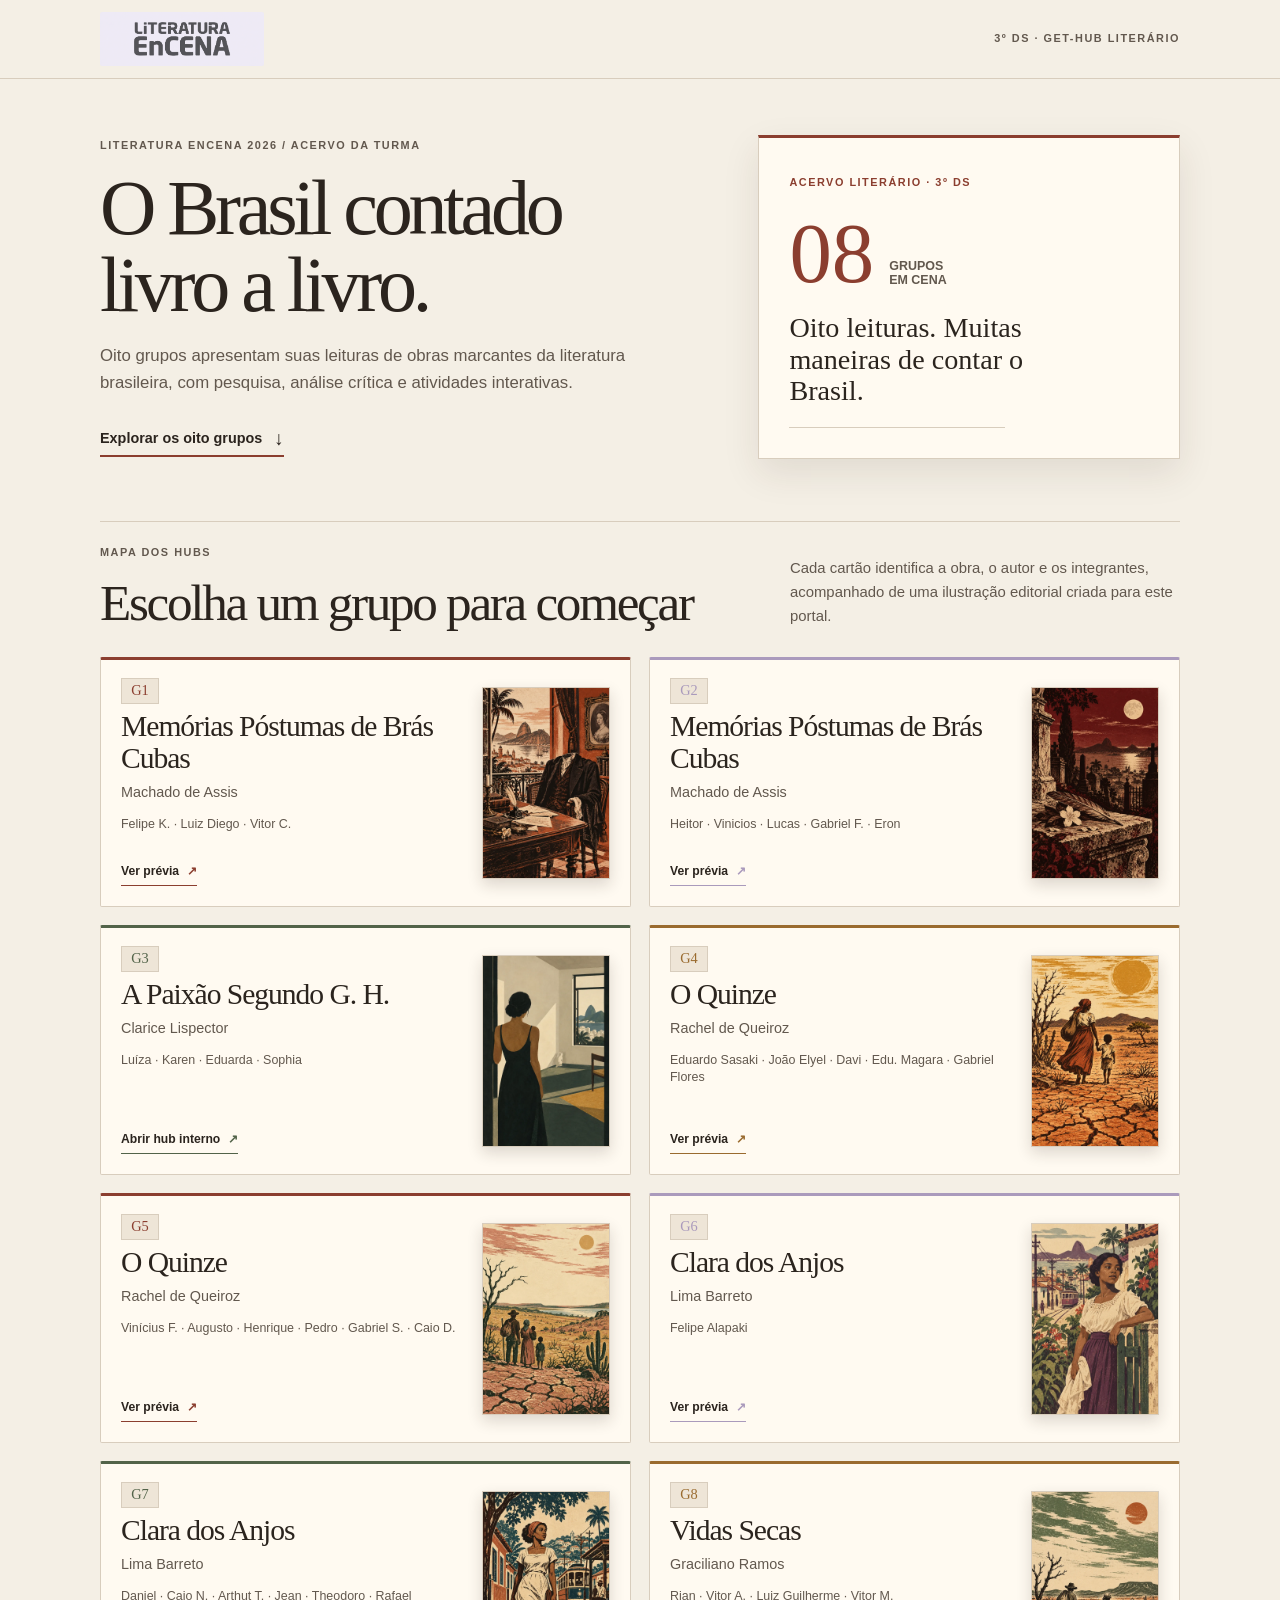
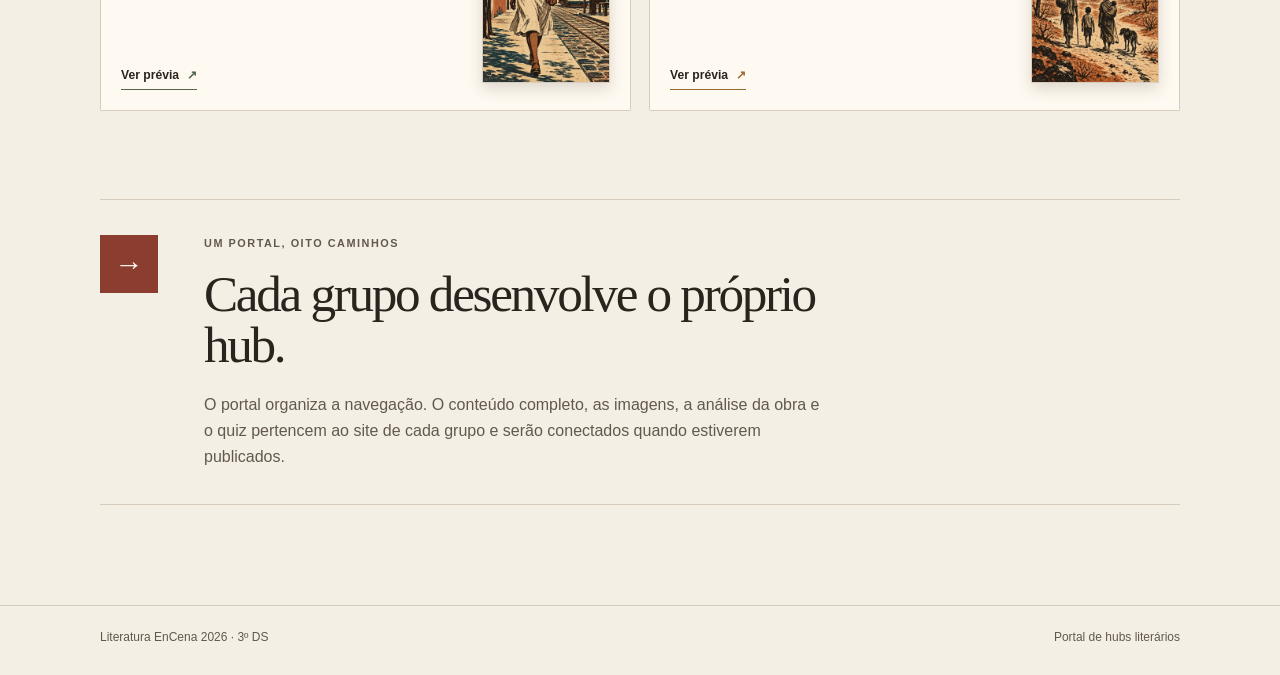
<file: index.html>
<!DOCTYPE html>
<html lang="pt-BR">
  <head>
    <meta charset="UTF-8" />
    <meta name="viewport" content="width=device-width, initial-scale=1.0" />
    <meta
      name="description"
      content="Portal dos hubs literários do projeto Literatura EnCena 2026, da turma 3º DS."
    />
    <title>Literatura EnCena 2026</title>
    <link rel="icon" type="image/png" href="assets/brand/favicon.png" />
    <link rel="stylesheet" href="style.css" />
  </head>

  <body>
    <header class="site-header">
      <div class="header-inner">
        <a class="brand" href="#inicio" aria-label="Voltar ao início do portal">
          <img
            class="brand-logo"
            src="assets/brand/literatura-encena-logo.png"
            alt="Literatura EnCena 2026"
            width="2172"
            height="724"
          />
        </a>

        <p class="header-note">3º DS · GET-HUB LITERÁRIO</p>
      </div>
    </header>

    <main id="inicio">
      <section class="hero section-shell" aria-labelledby="hero-title">
        <div class="hero-copy">
          <p class="eyebrow">Literatura EnCena 2026 <span aria-hidden="true">/</span> acervo da turma</p>
          <h1 id="hero-title">O Brasil contado livro a livro.</h1>
          <p class="hero-text">
            Oito grupos apresentam suas leituras de obras marcantes da literatura brasileira, com
            pesquisa, análise crítica e atividades interativas.
          </p>
          <a class="text-link" href="#grupos">
            Explorar os oito grupos <span aria-hidden="true">↓</span>
          </a>
        </div>

        <div class="hero-card" aria-label="Resumo do projeto">
          <span class="hero-card-label">acervo literário · 3º DS</span>
          <div class="hero-stat">
            <strong>08</strong>
            <span>grupos<br />em cena</span>
          </div>
          <p>Oito leituras. Muitas maneiras de contar o Brasil.</p>
          <span class="hero-card-line" aria-hidden="true"></span>
        </div>
      </section>

      <section class="projects section-shell" id="grupos" aria-labelledby="projects-title">
        <div class="section-heading">
          <div>
            <p class="eyebrow">Mapa dos hubs</p>
            <h2 id="projects-title">Escolha um grupo para começar</h2>
          </div>
          <p class="section-intro">
            Cada cartão identifica a obra, o autor e os integrantes, acompanhado de uma ilustração
            editorial criada para este portal.
          </p>
        </div>

        <div class="project-grid">
          <button
            class="project-card project-card--orange"
            type="button"
            data-group-trigger
            data-group-id="g1"
            aria-haspopup="dialog"
            aria-controls="group-modal"
          >
            <span class="project-number">G1</span>
            <span class="project-content">
              <strong class="project-work">Memórias Póstumas de Brás Cubas</strong>
              <span class="project-author">Machado de Assis</span>
              <span class="project-members">Felipe K. · Luiz Diego · Vitor C.</span>
              <span class="project-action">Ver prévia <span aria-hidden="true">↗</span></span>
            </span>
            <img
              class="project-cover"
              src="assets/capas/g1-bras-cubas.webp"
              alt="Ilustração editorial de um gabinete carioca do século XIX, em referência à obra"
              width="640"
              height="960"
              loading="lazy"
            />
          </button>

          <button
            class="project-card project-card--lilac"
            type="button"
            data-group-trigger
            data-group-id="g2"
            aria-haspopup="dialog"
            aria-controls="group-modal"
          >
            <span class="project-number">G2</span>
            <span class="project-content">
              <strong class="project-work">Memórias Póstumas de Brás Cubas</strong>
              <span class="project-author">Machado de Assis</span>
              <span class="project-members">Heitor · Vinicios · Lucas · Gabriel F. · Eron</span>
              <span class="project-action">Ver prévia <span aria-hidden="true">↗</span></span>
            </span>
            <img
              class="project-cover"
              src="assets/capas/g2-bras-cubas.webp"
              alt="Ilustração editorial de um cemitério antigo no Rio de Janeiro, em referência à obra"
              width="640"
              height="960"
              loading="lazy"
            />
          </button>

          <a
            class="project-card project-card--green"
            href="grupos/g3.html"
            aria-label="Abrir a página interna do Grupo 3, A Paixão Segundo G. H."
          >
            <span class="project-number">G3</span>
            <span class="project-content">
              <strong class="project-work">A Paixão Segundo G. H.</strong>
              <span class="project-author">Clarice Lispector</span>
              <span class="project-members">Luíza · Karen · Eduarda · Sophia</span>
              <span class="project-action">Abrir hub interno <span aria-hidden="true">↗</span></span>
            </span>
            <img
              class="project-cover"
              src="assets/capas/g3-paixao-gh.webp"
              alt="Ilustração editorial de uma mulher diante da porta de um quarto, em referência à obra"
              width="640"
              height="960"
              loading="lazy"
            />
          </a>

          <button
            class="project-card project-card--yellow"
            type="button"
            data-group-trigger
            data-group-id="g4"
            aria-haspopup="dialog"
            aria-controls="group-modal"
          >
            <span class="project-number">G4</span>
            <span class="project-content">
              <strong class="project-work">O Quinze</strong>
              <span class="project-author">Rachel de Queiroz</span>
              <span class="project-members">Eduardo Sasaki · João Elyel · Davi · Edu. Magara · Gabriel Flores</span>
              <span class="project-action">Ver prévia <span aria-hidden="true">↗</span></span>
            </span>
            <img
              class="project-cover"
              src="assets/capas/g4-o-quinze.webp"
              alt="Ilustração editorial de uma mulher e uma criança atravessando o sertão seco, em referência à obra"
              width="640"
              height="960"
              loading="lazy"
            />
          </button>

          <button
            class="project-card project-card--orange"
            type="button"
            data-group-trigger
            data-group-id="g5"
            aria-haspopup="dialog"
            aria-controls="group-modal"
          >
            <span class="project-number">G5</span>
            <span class="project-content">
              <strong class="project-work">O Quinze</strong>
              <span class="project-author">Rachel de Queiroz</span>
              <span class="project-members">Vinícius F. · Augusto · Henrique · Pedro · Gabriel S. · Caio D.</span>
              <span class="project-action">Ver prévia <span aria-hidden="true">↗</span></span>
            </span>
            <img
              class="project-cover"
              src="assets/capas/g5-o-quinze.webp"
              alt="Ilustração editorial de uma família diante da paisagem seca do sertão, em referência à obra"
              width="640"
              height="960"
              loading="lazy"
            />
          </button>

          <button
            class="project-card project-card--lilac"
            type="button"
            data-group-trigger
            data-group-id="g6"
            aria-haspopup="dialog"
            aria-controls="group-modal"
          >
            <span class="project-number">G6</span>
            <span class="project-content">
              <strong class="project-work">Clara dos Anjos</strong>
              <span class="project-author">Lima Barreto</span>
              <span class="project-members">Felipe Alapaki</span>
              <span class="project-action">Ver prévia <span aria-hidden="true">↗</span></span>
            </span>
            <img
              class="project-cover"
              src="assets/capas/g6-clara-dos-anjos.webp"
              alt="Ilustração editorial de uma jovem no subúrbio carioca do início do século XX, em referência à obra"
              width="640"
              height="960"
              loading="lazy"
            />
          </button>

          <button
            class="project-card project-card--green"
            type="button"
            data-group-trigger
            data-group-id="g7"
            aria-haspopup="dialog"
            aria-controls="group-modal"
          >
            <span class="project-number">G7</span>
            <span class="project-content">
              <strong class="project-work">Clara dos Anjos</strong>
              <span class="project-author">Lima Barreto</span>
              <span class="project-members">Daniel · Caio N. · Arthut T. · Jean · Theodoro · Rafael</span>
              <span class="project-action">Ver prévia <span aria-hidden="true">↗</span></span>
            </span>
            <img
              class="project-cover"
              src="assets/capas/g7-clara-dos-anjos.webp"
              alt="Ilustração editorial de uma jovem caminhando junto a uma linha de bonde no Rio, em referência à obra"
              width="640"
              height="960"
              loading="lazy"
            />
          </button>

          <button
            class="project-card project-card--yellow"
            type="button"
            data-group-trigger
            data-group-id="g8"
            aria-haspopup="dialog"
            aria-controls="group-modal"
          >
            <span class="project-number">G8</span>
            <span class="project-content">
              <strong class="project-work">Vidas Secas</strong>
              <span class="project-author">Graciliano Ramos</span>
              <span class="project-members">Rian · Vitor A. · Luiz Guilherme · Vitor M.</span>
              <span class="project-action">Ver prévia <span aria-hidden="true">↗</span></span>
            </span>
            <img
              class="project-cover"
              src="assets/capas/g8-vidas-secas.webp"
              alt="Ilustração editorial de uma família e um cão atravessando o sertão, em referência à obra"
              width="640"
              height="960"
              loading="lazy"
            />
          </button>
        </div>
      </section>

      <section class="replacement-note section-shell" aria-labelledby="note-title">
        <div class="note-symbol" aria-hidden="true">→</div>
        <div>
          <p class="eyebrow">Um portal, oito caminhos</p>
          <h2 id="note-title">Cada grupo desenvolve o próprio hub.</h2>
          <p>
            O portal organiza a navegação. O conteúdo completo, as imagens, a análise da obra e o
            quiz pertencem ao site de cada grupo e serão conectados quando estiverem publicados.
          </p>
        </div>
      </section>
    </main>

    <div class="modal" id="group-modal" hidden>
      <div class="modal-backdrop" data-modal-close></div>
      <div
        class="modal-dialog"
        role="dialog"
        aria-modal="true"
        aria-labelledby="modal-title"
        aria-describedby="modal-summary"
        tabindex="-1"
      >
        <button class="modal-close" type="button" data-modal-close aria-label="Fechar prévia">×</button>
        <p class="eyebrow" id="modal-group">Grupo</p>
        <h2 id="modal-title">Título da obra</h2>
        <p class="modal-author" id="modal-author">Autor</p>

        <div class="modal-info">
          <div>
            <span class="modal-label">Prévia</span>
            <p id="modal-summary">Resumo curto do trabalho.</p>
          </div>
          <div>
            <span class="modal-label">Integrantes</span>
            <p id="modal-members">Integrantes do grupo.</p>
          </div>
          <div>
            <span class="modal-label">Situação</span>
            <p id="modal-status">Site externo ainda não informado.</p>
          </div>
        </div>

        <div class="modal-actions">
          <a
            class="button button--primary"
            id="modal-visit"
            href="#"
            target="_blank"
            rel="noopener noreferrer"
            aria-disabled="true"
          >
            Visitar site do grupo
          </a>
          <button class="button button--quiet" type="button" data-modal-close>Fechar prévia</button>
        </div>
      </div>
    </div>

    <footer class="site-footer">
      <div class="section-shell footer-inner">
        <span>Literatura EnCena 2026 · 3º DS</span>
        <span>Portal de hubs literários</span>
      </div>
    </footer>

    <script src="script.js" defer></script>
  </body>
</html>
</file>
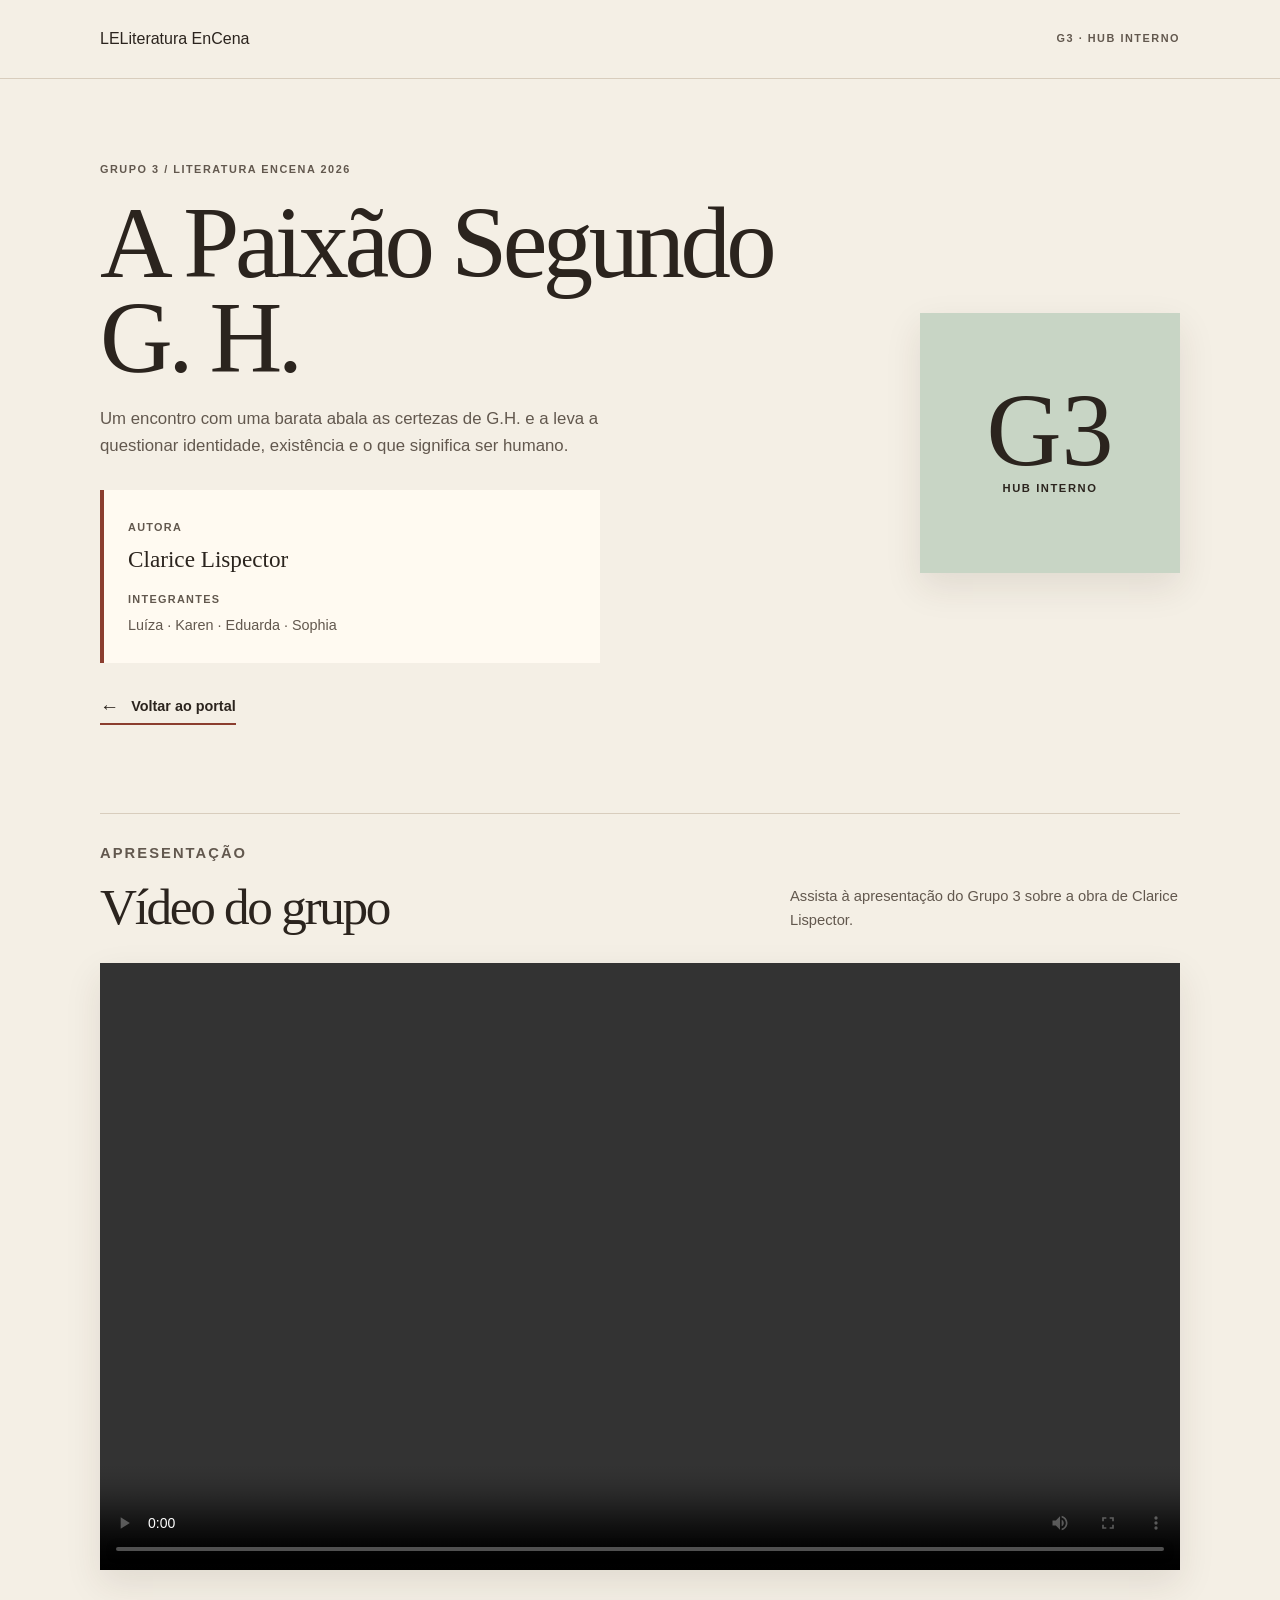
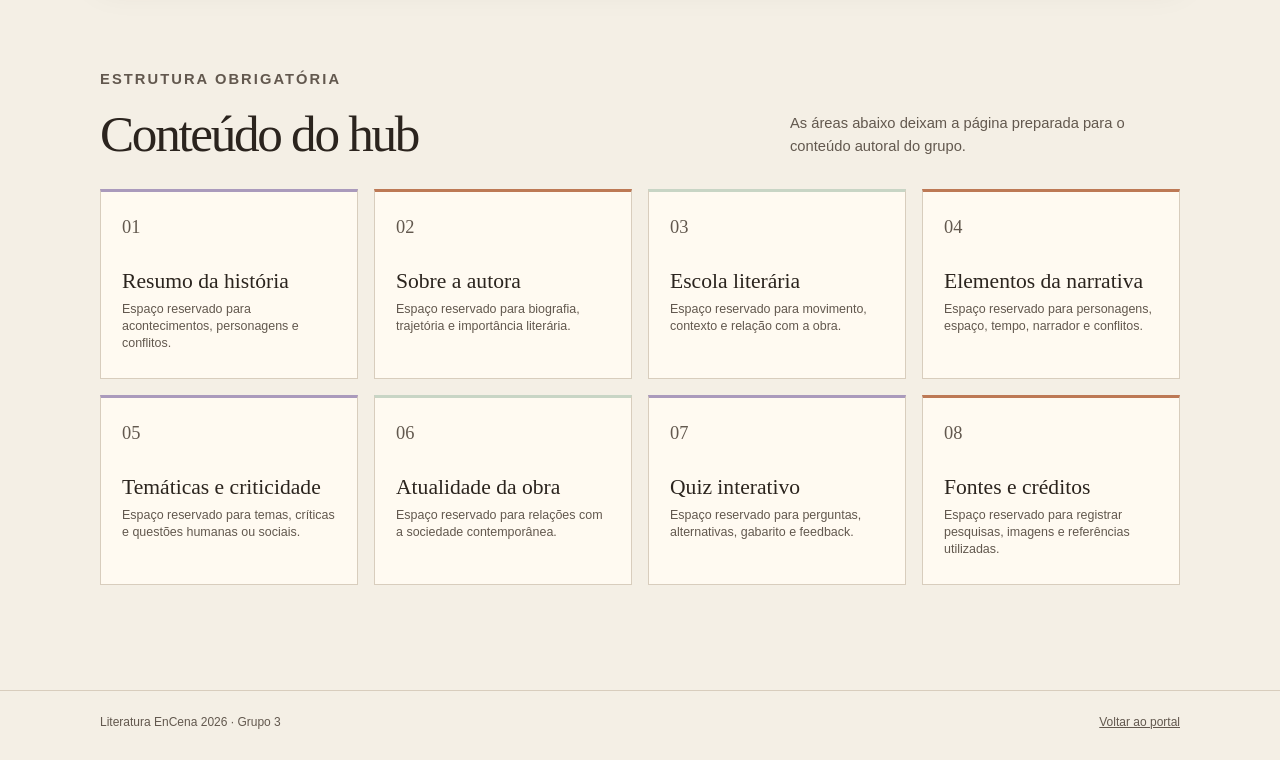
<file: grupos/g3.html>
<!DOCTYPE html>
<html lang="pt-BR">
  <head>
    <meta charset="UTF-8" />
    <meta name="viewport" content="width=device-width, initial-scale=1.0" />
    <meta
      name="description"
      content="Hub interno do Grupo 3 sobre A Paixão Segundo G. H., de Clarice Lispector."
    />
    <title>G3 · A Paixão Segundo G. H.</title>
    <link rel="stylesheet" href="../style.css" />
  </head>

  <body class="inner-page">
    <header class="site-header">
      <div class="header-inner">
        <a class="brand" href="../index.html" aria-label="Voltar ao portal Literatura EnCena">
          <span class="brand-mark" aria-hidden="true">LE</span>
          <span>Literatura EnCena</span>
        </a>

        <p class="header-note">G3 · HUB INTERNO</p>
      </div>
    </header>

    <main>
      <section class="inner-hero section-shell" aria-labelledby="inner-title">
        <div>
          <p class="eyebrow">Grupo 3 <span aria-hidden="true">/</span> Literatura EnCena 2026</p>
          <h1 id="inner-title">A Paixão Segundo G. H.</h1>
          <p class="inner-lead">
            Um encontro com uma barata abala as certezas de G.H. e a leva a questionar identidade, existência e o que significa ser humano.
          </p>

          <div class="people-card">
            <span class="people-card-label">Autora</span>
            <strong>Clarice Lispector</strong>
            <span class="people-card-label">Integrantes</span>
            <p>Luíza · Karen · Eduarda · Sophia</p>
          </div>

          <a class="back-link" href="../index.html">
            <span aria-hidden="true">←</span> Voltar ao portal
          </a>
        </div>

        <div class="inner-mark" aria-label="Identificação do Grupo 3">
          <strong>G3</strong>
          <span>hub interno</span>
        </div>
      </section>

      <section class="video-section section-shell" aria-labelledby="video-title">
        <div class="content-heading">
          <div>
            <p class="eyebrow">Apresentação</p>
            <h2 id="video-title">Vídeo do grupo</h2>
          </div>
          <p>Assista à apresentação do Grupo 3 sobre a obra de Clarice Lispector.</p>
        </div>

        <div class="video-player-frame">
          <video
            controls
            playsinline
            preload="metadata"
            aria-label="Apresentação em vídeo do Grupo 3 sobre A Paixão Segundo G. H."
          >
            <source src="Video%20-%20G3.mp4" type="video/mp4" />
            Seu navegador não conseguiu reproduzir este vídeo.
          </video>
        </div>
      </section>

      <section class="content-outline section-shell" aria-labelledby="outline-title">
        <div class="content-heading">
          <div>
            <p class="eyebrow">Estrutura obrigatória</p>
            <h2 id="outline-title">Conteúdo do hub</h2>
          </div>
          <p>As áreas abaixo deixam a página preparada para o conteúdo autoral do grupo.</p>
        </div>

        <div class="outline-grid">
          <article class="outline-card">
            <span class="outline-number">01</span>
            <h3>Resumo da história</h3>
            <p>Espaço reservado para acontecimentos, personagens e conflitos.</p>
          </article>
          <article class="outline-card">
            <span class="outline-number">02</span>
            <h3>Sobre a autora</h3>
            <p>Espaço reservado para biografia, trajetória e importância literária.</p>
          </article>
          <article class="outline-card">
            <span class="outline-number">03</span>
            <h3>Escola literária</h3>
            <p>Espaço reservado para movimento, contexto e relação com a obra.</p>
          </article>
          <article class="outline-card">
            <span class="outline-number">04</span>
            <h3>Elementos da narrativa</h3>
            <p>Espaço reservado para personagens, espaço, tempo, narrador e conflitos.</p>
          </article>
          <article class="outline-card">
            <span class="outline-number">05</span>
            <h3>Temáticas e criticidade</h3>
            <p>Espaço reservado para temas, críticas e questões humanas ou sociais.</p>
          </article>
          <article class="outline-card">
            <span class="outline-number">06</span>
            <h3>Atualidade da obra</h3>
            <p>Espaço reservado para relações com a sociedade contemporânea.</p>
          </article>
          <article class="outline-card">
            <span class="outline-number">07</span>
            <h3>Quiz interativo</h3>
            <p>Espaço reservado para perguntas, alternativas, gabarito e feedback.</p>
          </article>
          <article class="outline-card">
            <span class="outline-number">08</span>
            <h3>Fontes e créditos</h3>
            <p>Espaço reservado para registrar pesquisas, imagens e referências utilizadas.</p>
          </article>
        </div>
      </section>
    </main>

    <footer class="site-footer">
      <div class="section-shell footer-inner">
        <span>Literatura EnCena 2026 · Grupo 3</span>
        <a href="../index.html">Voltar ao portal</a>
      </div>
    </footer>
  </body>
</html>
</file>
<file: style.css>
:root {
  color-scheme: light dark;
  --ink: #2b241e;
  --muted: #62584e;
  --paper: #f4efe5;
  --line: #d8cdbd;
  --surface: #fffaf1;
  --surface-2: #eee5d7;
  --white: #fffaf1;
  --deep: #382a23;
  --terracotta: #8b3e2f;
  --ochre: #9a6b2f;
  --olive: #526349;
  --orange: #bd7955;
  --lilac: #aa9abc;
  --green: #c8d5c5;
  --yellow: #d3ad65;
  --shadow: 0 14px 34px rgba(54, 39, 26, 0.1);
  --modal-shadow: 0 24px 70px rgba(22, 16, 12, 0.3);
  --ring: #7f392d;
}

@media (prefers-color-scheme: dark) {
  :root {
    --ink: #f3ecdf;
    --muted: #c7b9a7;
    --paper: #1b1713;
    --line: #504438;
    --surface: #29231e;
    --surface-2: #382f27;
    --white: #fffaf1;
    --deep: #302720;
    --terracotta: #c27b5d;
    --ochre: #d7af70;
    --olive: #a5b29a;
    --orange: #ae6b4b;
    --lilac: #887994;
    --green: #536a56;
    --yellow: #b99354;
    --shadow: 0 14px 34px rgba(0, 0, 0, 0.24);
    --modal-shadow: 0 24px 70px rgba(0, 0, 0, 0.52);
    --ring: #e5bd78;
  }
}

* {
  box-sizing: border-box;
}

html {
  scroll-behavior: smooth;
}

body {
  min-width: 320px;
  margin: 0;
  color: var(--ink);
  background: var(--paper);
  font-family: "Trebuchet MS", Arial, sans-serif;
  line-height: 1.6;
}

body.modal-open {
  overflow: hidden;
}

a {
  color: inherit;
}

a:focus-visible,
button:focus-visible {
  outline: 3px solid var(--ring);
  outline-offset: 4px;
}

button {
  font: inherit;
}

.section-shell,
.header-inner {
  width: min(1080px, calc(100% - 48px));
  margin: 0 auto;
}

.site-header {
  border-bottom: 1px solid var(--line);
}

.header-inner {
  display: flex;
  align-items: center;
  justify-content: space-between;
  min-height: 78px;
}

.brand {
  display: inline-flex;
  align-items: center;
  color: var(--ink);
  text-decoration: none;
}

.brand-logo {
  display: block;
  width: min(164px, 42vw);
  height: auto;
  border-radius: 2px;
}

.header-note,
.eyebrow,
.project-label,
.hero-card-label,
.modal-label {
  margin: 0;
  color: var(--muted);
  font-size: 0.68rem;
  font-weight: 700;
  letter-spacing: 0.14em;
  text-transform: uppercase;
}

.hero {
  display: grid;
  grid-template-columns: minmax(0, 1.15fr) minmax(280px, 0.85fr);
  gap: clamp(36px, 7vw, 88px);
  align-items: center;
  min-height: 440px;
  padding-top: 56px;
  padding-bottom: 62px;
}

.hero h1,
.section-heading h2,
.replacement-note h2,
.modal-dialog h2,
.inner-hero h1,
.content-heading h2 {
  margin: 16px 0 20px;
  font-family: Georgia, "Times New Roman", serif;
  font-weight: 400;
  letter-spacing: -0.045em;
}

.hero h1 {
  max-width: 700px;
  font-size: clamp(3.2rem, 6.1vw, 5.7rem);
  line-height: 0.98;
  letter-spacing: -0.055em;
}

.hero-text {
  max-width: 560px;
  margin: 0 0 28px;
  color: var(--muted);
  font-size: 1.05rem;
}

.text-link,
.back-link {
  display: inline-flex;
  align-items: center;
  gap: 12px;
  padding-bottom: 5px;
  border-bottom: 2px solid var(--ink);
  font-size: 0.9rem;
  font-weight: 700;
  text-decoration: none;
}

.text-link span,
.back-link span {
  font-size: 1.2rem;
  line-height: 0.8;
}

.hero-card {
  min-height: 245px;
  padding: 30px;
  background: var(--surface);
  border: 1px solid var(--line);
  border-top: 3px solid var(--terracotta);
  box-shadow: var(--shadow);
}

.hero-card-label {
  color: var(--terracotta);
}

.hero-stat {
  display: flex;
  align-items: end;
  gap: 15px;
  margin-top: 26px;
}

.hero-stat strong {
  font-family: Georgia, "Times New Roman", serif;
  font-size: 5.3rem;
  font-weight: 400;
  line-height: 0.8;
}

.hero-stat span {
  color: rgba(37, 35, 45, 0.68);
  font-size: 0.78rem;
  font-weight: 700;
  line-height: 1.15;
  text-transform: uppercase;
}

.hero-card p {
  max-width: 280px;
  margin: 25px 0 20px;
  font-family: Georgia, "Times New Roman", serif;
  font-size: clamp(1.35rem, 2.2vw, 1.8rem);
  line-height: 1.12;
}

.hero-card-line {
  display: block;
  width: 60%;
  height: 1px;
  background: var(--line);
}

.projects {
  padding-bottom: 88px;
}

.section-heading {
  display: flex;
  align-items: end;
  justify-content: space-between;
  gap: 32px;
  margin-bottom: 28px;
  border-top: 1px solid var(--line);
  padding-top: 22px;
}

.section-heading h2,
.replacement-note h2,
.content-heading h2 {
  margin-bottom: 0;
  font-size: clamp(2.2rem, 4vw, 3.5rem);
  line-height: 1;
}

.section-intro {
  max-width: 390px;
  margin: 0;
  color: var(--muted);
  font-size: 0.93rem;
}

.project-grid {
  display: grid;
  grid-template-columns: repeat(2, minmax(0, 1fr));
  gap: 18px;
}

.project-card {
  position: relative;
  display: grid;
  grid-template-columns: minmax(0, 1fr) 128px;
  grid-template-rows: 1fr;
  align-items: stretch;
  min-width: 0;
  min-height: 250px;
  gap: 18px;
  padding: 20px;
  color: var(--ink);
  border: 1px solid var(--line);
  border-top: 3px solid var(--card-accent, var(--terracotta));
  border-radius: 2px;
  background: var(--surface);
  text-align: left;
  text-decoration: none;
  transition: transform 180ms ease, box-shadow 180ms ease;
}

.project-card:hover {
  box-shadow: var(--shadow);
  cursor: pointer;
  transform: translateY(-3px);
}

.project-card--orange {
  --card-accent: var(--terracotta);
}

.project-card--lilac {
  --card-accent: var(--lilac);
}

.project-card--green {
  --card-accent: var(--olive);
}

.project-card--yellow {
  --card-accent: var(--ochre);
}

.project-number {
  position: absolute;
  top: 18px;
  left: 20px;
  display: grid;
  min-width: 38px;
  min-height: 26px;
  place-items: center;
  padding: 2px 7px;
  color: var(--card-accent, var(--terracotta));
  border: 1px solid var(--line);
  background: var(--surface-2);
  font-family: Georgia, "Times New Roman", serif;
  font-size: 0.9rem;
  line-height: 1.1;
}

.project-content {
  display: flex;
  grid-column: 1;
  min-height: 204px;
  min-width: 0;
  flex-direction: column;
  align-items: flex-start;
  padding-top: 31px;
}

.project-work {
  max-width: 100%;
  color: var(--ink);
  font-family: Georgia, "Times New Roman", serif;
  font-size: clamp(1.45rem, 2.35vw, 1.9rem);
  font-weight: 400;
  letter-spacing: -0.035em;
  line-height: 1.08;
}

.project-author {
  margin-top: 8px;
  color: var(--muted);
  font-size: 0.9rem;
  line-height: 1.35;
}

.project-cover {
  display: block;
  grid-column: 2;
  grid-row: 1;
  width: 128px;
  height: 192px;
  align-self: center;
  object-fit: cover;
  border: 1px solid var(--line);
  background: var(--surface-2);
  box-shadow: 0 6px 14px rgba(43, 32, 23, 0.16);
}

.project-members {
  max-width: 100%;
  margin-top: 14px;
  color: var(--muted);
  font-size: 0.78rem;
  line-height: 1.4;
}

.project-action {
  display: inline-flex;
  gap: 8px;
  margin-top: auto;
  padding-top: 15px;
  padding-bottom: 3px;
  border-bottom: 1px solid var(--card-accent, var(--terracotta));
  color: var(--ink);
  font-size: 0.76rem;
  font-weight: 700;
}

.project-action span {
  color: var(--card-accent, var(--terracotta));
}

.project-grid {
  align-items: stretch;
}

.replacement-note {
  border-color: var(--line);
}

.note-symbol {
  color: var(--white);
  background: var(--terracotta);
}

.modal-dialog {
  background: var(--surface);
  color: var(--ink);
}

.modal-dialog h2 {
  font-size: clamp(2rem, 4.6vw, 3.2rem);
  line-height: 1;
}

.button--primary {
  color: var(--white);
  background: var(--terracotta);
  border-color: var(--terracotta);
}

.people-card,
.outline-card {
  background: var(--surface);
}

.people-card {
  border-left-color: var(--terracotta);
}

.inner-mark {
  background: var(--green);
}

.outline-card {
  border: 1px solid var(--line);
  border-top: 3px solid var(--lilac);
}

.outline-card:nth-child(2n) {
  border-top-color: var(--orange);
}

.outline-card:nth-child(3n) {
  border-top-color: var(--green);
}

@media (prefers-reduced-motion: reduce) {
  html {
    scroll-behavior: auto;
  }

  .project-card {
    transition: none;
  }
}







.project-card strong {
  font-family: Georgia, "Times New Roman", serif;
  font-size: clamp(1.6rem, 3vw, 2.25rem);
  font-weight: 400;
  line-height: 1;
}

.project-members {
  max-width: 330px;
  margin-top: 16px;
  color: rgba(37, 35, 45, 0.72);
  font-size: 0.78rem;
  line-height: 1.35;
}

.project-action {
  display: inline-flex;
  gap: 8px;
  margin-top: auto;
  padding-top: 25px;
  padding-bottom: 3px;
  border-bottom: 1px solid var(--ink);
  font-size: 0.76rem;
  font-weight: 700;
}

.replacement-note {
  display: grid;
  grid-template-columns: 74px minmax(0, 650px);
  gap: 30px;
  align-items: start;
  margin-bottom: 100px;
  padding: 35px 0;
  border-top: 1px solid var(--line);
  border-bottom: 1px solid var(--line);
}

.note-symbol {
  display: grid;
  width: 58px;
  height: 58px;
  place-items: center;
  color: var(--white);
  background: var(--ink);
  font-size: 1.8rem;
}

.replacement-note p:last-child {
  max-width: 620px;
  margin: 22px 0 0;
  color: var(--muted);
}

.modal[hidden] {
  display: none;
}

.modal {
  position: fixed;
  z-index: 10;
  inset: 0;
  display: grid;
  place-items: center;
  padding: 24px;
}

.modal-backdrop {
  position: absolute;
  inset: 0;
  background: rgba(37, 35, 45, 0.68);
}

.modal-dialog {
  position: relative;
  width: min(620px, 100%);
  max-height: min(700px, calc(100vh - 48px));
  overflow-y: auto;
  padding: clamp(28px, 6vw, 54px);
  background: var(--white);
  box-shadow: var(--modal-shadow);
}

.modal-close {
  position: absolute;
  top: 18px;
  right: 20px;
  display: grid;
  width: 38px;
  height: 38px;
  place-items: center;
  color: var(--ink);
  background: transparent;
  border: 1px solid var(--line);
  border-radius: 50%;
  font-size: 1.5rem;
  line-height: 1;
}

.modal-close:hover {
  background: var(--paper);
  cursor: pointer;
}

.modal-dialog h2 {
  max-width: 470px;
  margin-top: 14px;
  margin-bottom: 8px;
  font-size: clamp(2.2rem, 6vw, 4rem);
  line-height: 0.95;
}

.modal-author {
  margin: 0;
  color: var(--muted);
  font-family: Georgia, "Times New Roman", serif;
  font-size: 1.25rem;
}

.modal-info {
  display: grid;
  gap: 20px;
  margin: 38px 0;
  padding-top: 20px;
  border-top: 1px solid var(--line);
}

.modal-info p {
  max-width: 510px;
  margin: 7px 0 0;
  color: var(--muted);
  font-size: 0.92rem;
}

.modal-actions {
  display: flex;
  flex-wrap: wrap;
  gap: 12px;
}

.button {
  display: inline-flex;
  min-height: 46px;
  align-items: center;
  justify-content: center;
  padding: 10px 17px;
  border: 1px solid var(--ink);
  font-size: 0.8rem;
  font-weight: 700;
  text-decoration: none;
}

.button--primary {
  color: var(--white);
  background: var(--ink);
}

.button--primary[aria-disabled="true"] {
  color: rgba(255, 253, 249, 0.72);
  background: var(--muted);
  border-color: var(--muted);
  cursor: not-allowed;
}

.button--quiet {
  color: var(--ink);
  background: transparent;
}

.button--quiet:hover,
.button--primary:not([aria-disabled="true"]):hover {
  cursor: pointer;
  opacity: 0.78;
}

.site-footer {
  color: var(--muted);
  border-top: 1px solid var(--line);
  font-size: 0.75rem;
}

.footer-inner {
  display: flex;
  justify-content: space-between;
  gap: 20px;
  padding-top: 22px;
  padding-bottom: 28px;
}

/* Página interna do G3 */
.inner-hero {
  display: grid;
  grid-template-columns: minmax(0, 1fr) 260px;
  gap: 70px;
  align-items: center;
  padding-top: 82px;
  padding-bottom: 88px;
}

.inner-hero h1 {
  max-width: 700px;
  margin-top: 18px;
  font-size: clamp(3.3rem, 8vw, 6.3rem);
  line-height: 0.94;
}

.inner-lead {
  max-width: 580px;
  margin: 0 0 30px;
  color: var(--muted);
  font-size: 1.05rem;
}

.people-card {
  display: grid;
  gap: 5px;
  max-width: 500px;
  margin: 28px 0 32px;
  padding: 21px 24px;
  border-left: 4px solid var(--orange);
  background: var(--white);
}

.people-card-label {
  margin-top: 8px;
  color: var(--muted);
  font-size: 0.68rem;
  font-weight: 700;
  letter-spacing: 0.12em;
  text-transform: uppercase;
}

.people-card strong {
  font-family: Georgia, "Times New Roman", serif;
  font-size: 1.45rem;
  font-weight: 400;
}

.people-card p {
  margin: 0 0 5px;
  color: var(--muted);
  font-size: 0.9rem;
}

.inner-mark {
  display: grid;
  width: 260px;
  height: 260px;
  place-items: center;
  align-content: center;
  gap: 9px;
  background: var(--green);
  box-shadow: var(--shadow);
  transform: rotate(3deg);
}

.inner-mark strong {
  font-family: Georgia, "Times New Roman", serif;
  font-size: 6.5rem;
  font-weight: 400;
  line-height: 0.8;
}

.inner-mark span {
  color: rgba(37, 35, 45, 0.68);
  font-size: 0.7rem;
  font-weight: 700;
  letter-spacing: 0.14em;
  text-transform: uppercase;
}

.video-section {
  padding-top: 28px;
  padding-bottom: 98px;
  border-top: 1px solid var(--line);
}

.content-heading {
  display: flex;
  align-items: end;
  justify-content: space-between;
  gap: 28px;
  margin-bottom: 30px;
}

.content-heading p {
  max-width: 390px;
  margin: 0;
  color: var(--muted);
  font-size: 0.92rem;
}

.video-player-frame {
  overflow: hidden;
  background: var(--deep);
  box-shadow: var(--shadow);
}

.video-player-frame video {
  display: block;
  width: 100%;
  aspect-ratio: 16 / 9;
  background: var(--deep);
  object-fit: contain;
}

.content-outline {
  padding-bottom: 105px;
}

.outline-grid {
  display: grid;
  grid-template-columns: repeat(4, minmax(0, 1fr));
  gap: 16px;
}

.outline-card {
  min-height: 190px;
  padding: 21px;
  background: var(--white);
  border-top: 3px solid var(--lilac);
}

.outline-card:nth-child(2n) {
  border-top-color: var(--orange);
}

.outline-card:nth-child(3n) {
  border-top-color: var(--green);
}

.outline-number {
  display: block;
  margin-bottom: 28px;
  color: var(--muted);
  font-family: Georgia, "Times New Roman", serif;
  font-size: 1.15rem;
}

.outline-card h3 {
  margin: 0 0 8px;
  font-family: Georgia, "Times New Roman", serif;
  font-size: 1.35rem;
  font-weight: 400;
  line-height: 1.05;
}

.outline-card p {
  margin: 0;
  color: var(--muted);
  font-size: 0.78rem;
  line-height: 1.35;
}

@media (max-width: 820px) {
  .project-grid {
    grid-template-columns: 1fr;
  }

  .outline-grid {
    grid-template-columns: repeat(2, minmax(0, 1fr));
  }

  .inner-hero {
    grid-template-columns: minmax(0, 1fr) 180px;
    gap: 36px;
  }

  .inner-mark {
    width: 180px;
    height: 180px;
  }

  .inner-mark strong {
    font-size: 4.7rem;
  }
}

@media (max-width: 700px) {
  .section-shell,
  .header-inner {
    width: min(100% - 34px, 560px);
  }

  .header-inner {
    min-height: 68px;
  }

  .brand-logo {
    width: min(145px, 48vw);
  }

  .header-note {
    display: none;
  }

  .hero {
    display: block;
    min-height: auto;
    padding-top: 64px;
    padding-bottom: 75px;
  }

  .hero h1,
  .inner-hero h1 {
    font-size: clamp(3.2rem, 16vw, 5rem);
  }

  .hero-card {
    max-width: 430px;
    min-height: 245px;
    margin: 62px 10px 0 auto;
    padding: 28px;
  }

  .section-heading,
  .content-heading {
    display: block;
  }

  .section-intro,
  .content-heading p {
    margin-top: 20px;
  }

  .project-card {
    min-height: 225px;
  }

  .replacement-note {
    grid-template-columns: 58px minmax(0, 1fr);
    gap: 18px;
    margin-bottom: 70px;
  }

  .note-symbol {
    width: 50px;
    height: 50px;
  }

  .modal {
    padding: 12px;
  }

  .modal-dialog {
    max-height: calc(100vh - 24px);
    padding: 47px 24px 28px;
  }

  .inner-hero {
    display: block;
    padding-top: 64px;
    padding-bottom: 65px;
  }

  .inner-mark {
    width: 145px;
    height: 145px;
    margin: 58px 12px 0 auto;
  }

  .inner-mark strong {
    font-size: 3.8rem;
  }

  .video-section {
    padding-bottom: 75px;
  }

  .outline-grid {
    grid-template-columns: 1fr;
  }

  .outline-card {
    min-height: 0;
  }

  .footer-inner {
    align-items: flex-start;
    flex-direction: column;
    gap: 8px;
  }
}

@media (prefers-reduced-motion: reduce) {
  html {
    scroll-behavior: auto;
  }

  .project-card {
    transition: none;
  }
}

.project-card .project-work {
  max-width: 100%;
  font-family: Georgia, "Times New Roman", serif;
  font-size: clamp(1.45rem, 2.35vw, 1.85rem);
  font-weight: 400;
  letter-spacing: -0.035em;
  line-height: 1.08;
}

.project-card .project-members {
  max-width: 100%;
  margin-top: 14px;
  color: var(--muted);
  line-height: 1.4;
}

.project-card .project-action {
  padding-top: 15px;
  border-bottom-color: var(--card-accent, var(--terracotta));
}

.hero-stat span {
  color: var(--muted);
}

.hero-stat strong,
.note-symbol {
  color: var(--white);
}

.hero-stat strong {
  color: var(--terracotta);
}

.note-symbol {
  background: var(--terracotta);
}

.text-link,
.back-link {
  border-bottom-color: var(--terracotta);
}

.modal-dialog {
  color: var(--ink);
  background: var(--surface);
  max-height: min(700px, calc(100dvh - 32px));
}

.modal-dialog h2 {
  font-size: clamp(2rem, 4.6vw, 3.2rem);
  line-height: 1;
}

.modal-close {
  background: var(--surface);
}

.button--primary {
  color: var(--white);
  background: var(--terracotta);
  border-color: var(--terracotta);
}

.button--primary[aria-disabled="true"] {
  color: var(--muted);
  background: var(--surface-2);
  border-color: var(--line);
}

.button--quiet {
  color: var(--ink);
  border-color: var(--line);
  background: transparent;
}

.people-card,
.outline-card {
  background: var(--surface);
  border-color: var(--line);
}

.people-card {
  border-left-color: var(--terracotta);
}

.inner-mark {
  background: var(--green);
  box-shadow: var(--shadow);
  transform: none;
}

.inner-mark span {
  color: var(--ink);
}

.outline-card {
  border-color: var(--line);
  border-top: 3px solid var(--lilac);
}

.outline-card:nth-child(2n) {
  border-top-color: var(--orange);
}

.outline-card:nth-child(3n) {
  border-top-color: var(--green);
}

.modal-backdrop {
  background: rgba(20, 15, 12, 0.76);
}

@media (max-width: 940px) {
  .project-card {
    grid-template-columns: minmax(0, 1fr) 112px;
    gap: 14px;
    padding: 18px;
  }

  .project-cover {
    width: 112px;
    height: 168px;
  }
}

@media (max-width: 700px) {
  .project-card {
    grid-template-columns: minmax(0, 1fr) 100px;
    min-height: 202px;
    gap: 12px;
    padding: 15px;
  }

  .project-content {
    min-height: 170px;
    padding-top: 30px;
  }

  .project-work {
    font-size: clamp(1.28rem, 5.4vw, 1.6rem);
  }

  .project-cover {
    width: 100px;
    height: 150px;
  }
}

@media (max-width: 380px) {
  .project-card {
    grid-template-columns: minmax(0, 1fr) 82px;
    gap: 10px;
    padding: 13px;
  }

  .project-number {
    top: 13px;
    left: 13px;
  }

  .project-card .project-work {
    font-size: 1.23rem;
  }

  .project-cover {
    width: 82px;
    height: 123px;
  }
}
</file>
